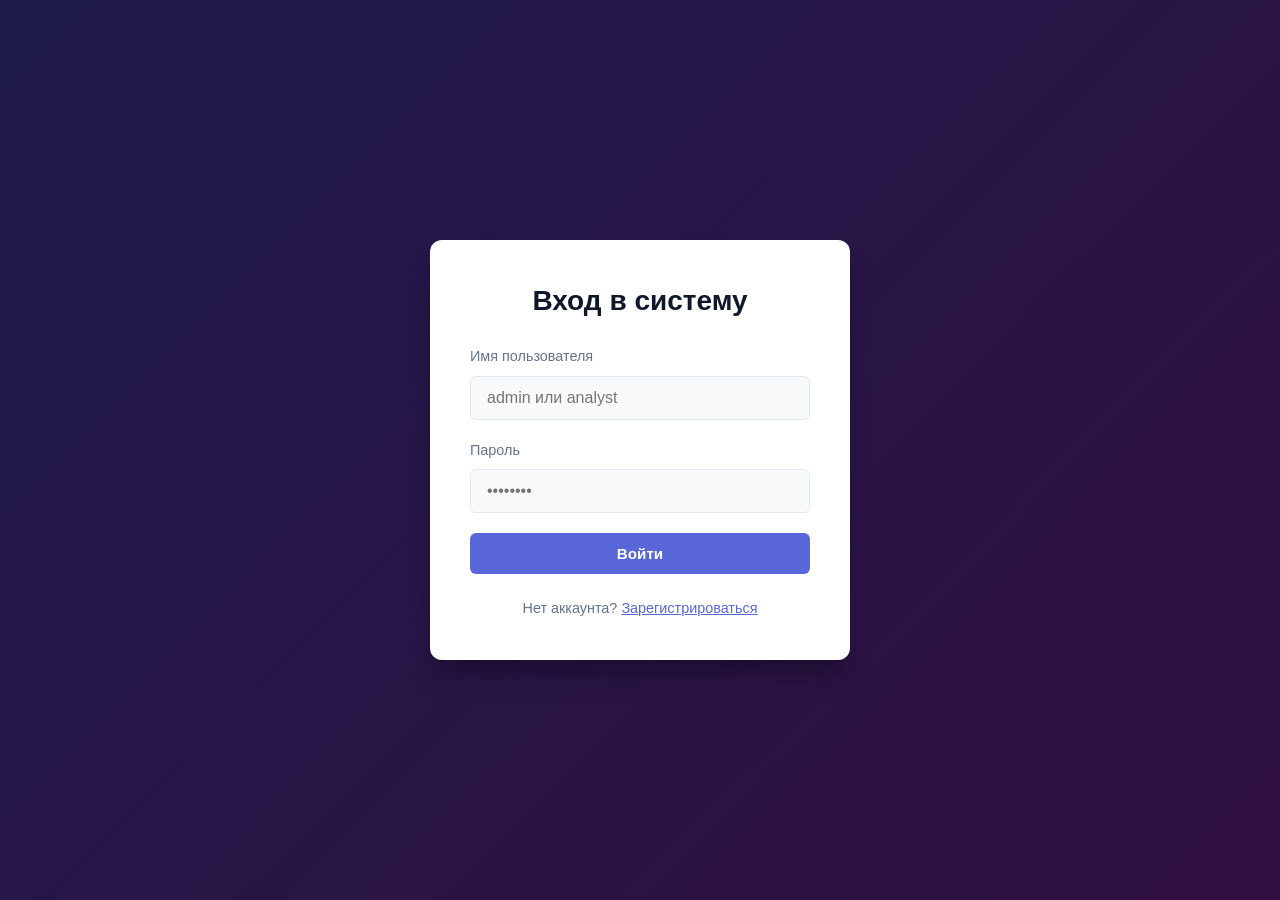
<file: frontend/pages/login.html>
<!DOCTYPE html>
<html lang="ru">
<head>
    <meta charset="UTF-8">
    <meta name="viewport" content="width=device-width, initial-scale=1.0">
    <title>Авторизация | Конструктор Отчетов</title>
    <link rel="stylesheet" href="../css/styles.css">
</head>
<body class="auth-container">

    <div class="auth-card" id="login-box">
        <h2 style="margin-bottom: 1.5rem; text-align: center; color: var(--text-primary);">Вход в систему</h2>
        <div id="auth-error" style="color: var(--danger-color); display: none; margin-bottom: 1rem; font-size: 0.9rem;"></div>
        
        <form id="login-form">
            <div class="form-group">
                <label for="username">Имя пользователя</label>
                <input type="text" id="username" class="form-control" required placeholder="admin или analyst">
            </div>
            <div class="form-group">
                <label for="password">Пароль</label>
                <input type="password" id="password" class="form-control" required placeholder="••••••••">
            </div>
            <button type="submit" class="btn btn-primary">Войти</button>
        </form>
        <p style="margin-top: 1.5rem; text-align: center; font-size: 0.9rem; color: var(--text-secondary);">
            Нет аккаунта? <a href="#" onclick="document.getElementById('login-box').style.display='none'; document.getElementById('register-box').style.display='block';" style="color: var(--primary-color);">Зарегистрироваться</a>
        </p>
    </div>

    <div class="auth-card" id="register-box" style="display: none;">
        <h2 style="margin-bottom: 1.5rem; text-align: center; color: var(--text-primary);">Регистрация</h2>
        <div id="reg-error" style="color: var(--danger-color); display: none; margin-bottom: 1rem; font-size: 0.9rem;"></div>
        <div id="reg-success" style="color: var(--success-color); display: none; margin-bottom: 1rem; font-size: 0.9rem;"></div>
        
        <form id="register-form">
            <div class="form-group">
                <label for="reg-username">Имя пользователя</label>
                <input type="text" id="reg-username" class="form-control" required>
            </div>
            <div class="form-group">
                <label for="reg-email">Email</label>
                <input type="email" id="reg-email" class="form-control" required>
            </div>
            <div class="form-group">
                <label for="reg-password">Пароль</label>
                <input type="password" id="reg-password" class="form-control" required placeholder="Минимум 6 символов">
            </div>
            <div class="form-group">
                <label for="reg-role">Выберите роль</label>
                <select id="reg-role" class="form-control" style="background: white;">
                    <option value="2">Пользователь (Аналитик / Маркетолог)</option>
                    <option value="1">Администратор (Разработчик шаблонов)</option>
                </select>
            </div>
            <button type="submit" class="btn btn-primary">Создать аккаунт</button>
        </form>
        <p style="margin-top: 1.5rem; text-align: center; font-size: 0.9rem; color: var(--text-secondary);">
            Уже есть аккаунт? <a href="#" onclick="document.getElementById('register-box').style.display='none'; document.getElementById('login-box').style.display='block';" style="color: var(--primary-color);">Войти</a>
        </p>
    </div>

    <script src="../js/api.js"></script>
    <script src="../js/auth.js"></script>
</body>
</html>
</file>
<file: frontend/css/styles.css>
/* 1. ПЕРЕМЕННЫЕ И БАЗОВЫЕ СТИЛИ (Дизайн-система) */
:root {
    --bg-main: #f8fafc;         /* Светлый фон страницы (Slate 50) */
    --bg-surface: #ffffff;      /* Фон карточек и панелей */
    --sidebar-bg: #1e293b;      /* Темный глубокий сайдбар (Slate 800) */
    
    --text-primary: #0f172a;    /* Основной текст (Slate 900) */
    --text-secondary: #64748b;  /* Второстепенный текст (Slate 500) */
    --text-muted: #94a3b8;      /* Текст в сайдбаре / подписи */
    
    --border-color: #e2e8f0;    /* Границы элементов (Slate 200) */
    --accent-color: #0b99ff;    /* Чистый синий Figma / ReportCraft акцент */
    
    --primary-color: #5a67d8;   /* Фиолетово-синий для кнопок покупки/входа */
    --primary-hover: #4c51bf;
    
    --success-color: #10b981;   /* Изумрудный зеленый для купленных вещей */
    --success-hover: #059669;
    --danger-color: #ef4444;    /* Красный для ошибок и выхода */
}

* {
    box-sizing: border-box;
    margin: 0;
    padding: 0;
    font-family: -apple-system, BlinkMacSystemFont, "Segoe UI", Roboto, "Helvetica Neue", Arial, sans-serif;
}

body {
    background-color: var(--bg-main);
    color: var(--text-primary);
    line-height: 1.5;
    -webkit-font-smoothing: antialiased;
}

/* 2. ОБЩАЯ РАЗМЕТКА ИНТЕРФЕЙСА (Layout) */
.dashboard-layout {
    display: flex;
    height: 100vh;
    width: 100vw;
    overflow: hidden;
}

.main-content {
    flex: 1;
    overflow-y: auto;
    padding: 2.5rem;
    background-color: var(--bg-main);
}

/* Элементы Сайдбара */
.sidebar .nav-item {
    display: flex;
    align-items: center;
    gap: 12px;
    padding: 0.75rem 1rem;
    color: var(--text-muted);
    text-decoration: none;
    font-size: 0.95rem;
    font-weight: 500;
    border-radius: 6px;
    transition: all 0.2s ease;
}

.sidebar .nav-item:hover {
    background: rgba(255, 255, 255, 0.05);
    color: #ffffff;
}

.sidebar .nav-item.active {
    background: rgba(255, 255, 255, 0.1) !important;
    color: #ffffff !important;
    font-weight: 600;
}

/* 3. КНОПКИ (Компоненты) */
.btn {
    display: inline-flex;
    align-items: center;
    justify-content: center;
    padding: 0.75rem 1.5rem;
    font-size: 0.95rem;
    font-weight: 600;
    border-radius: 6px;
    border: none;
    cursor: pointer;
    text-align: center;
    transition: all 0.2s cubic-bezier(0.4, 0, 0.2, 1);
    width: 100%;
}

/* Основная кнопка (Вход, Регистрация, Купить) */
.btn-primary {
    background-color: var(--primary-color) !important;
    color: #ffffff !important;
}

.btn-primary:hover:not(:disabled) {
    background-color: var(--primary-hover) !important;
    transform: translateY(-1px);
    box-shadow: 0 4px 12px rgba(90, 103, 216, 0.25);
}

/* Кнопка успеха (Открыть отчет, Сгенерировать) */
.btn-success {
    background-color: var(--success-color) !important;
    color: #ffffff !important;
}

.btn-success:hover:not(:disabled) {
    background-color: var(--success-hover) !important;
    transform: translateY(-1px);
    box-shadow: 0 4px 12px rgba(16, 185, 129, 0.25);
}

/* Состояние загрузки / блокировки */
.btn:disabled {
    background-color: var(--border-color) !important;
    color: var(--text-secondary) !important;
    cursor: not-allowed !important;
    transform: none !important;
    box-shadow: none !important;
}

/* 4. КАТАЛОГ И КАРТОЧКИ ШАБЛОНОВ (ReportCraft Модуль) */
.catalog-grid {
    display: grid;
    grid-template-columns: repeat(auto-fill, minmax(300px, 1fr));
    gap: 1.5rem;
    width: 100%;
}

.template-card {
    background: var(--bg-surface);
    border: 1px solid var(--border-color);
    border-radius: 10px;
    padding: 1.5rem;
    display: flex;
    flex-direction: column;
    justify-content: space-between;
    box-shadow: 0 1px 3px rgba(15, 23, 42, 0.03);
    transition: transform 0.2s ease, box-shadow 0.2s ease;
}

.template-card:hover {
    transform: translateY(-4px);
    box-shadow: 0 10px 20px rgba(15, 23, 42, 0.08);
}

/* Шапка карточки */
.template-card .card-header {
    margin-bottom: 1.5rem;
}

.template-card .template-title {
    font-size: 1.2rem;
    font-weight: 700;
    color: var(--text-primary);
    margin-bottom: 0.5rem;
    line-height: 1.4;
}

.template-card .template-desc {
    font-size: 0.9rem;
    color: var(--text-secondary);
    line-height: 1.5;
}

/* Подвал карточки */
.template-card .card-footer {
    display: flex;
    align-items: center;
    justify-content: space-between;
    gap: 1rem;
    margin-top: auto; 
    padding-top: 1.25rem;
    border-top: 1px solid var(--border-color);
}

.template-card .price-tag {
    flex-shrink: 0;
}

.template-card .price-val {
    font-size: 1.3rem;
    font-weight: 800;
    color: var(--text-primary);
}

/* Пейджи и статусы */
.template-card .badge-free {
    display: inline-block;
    padding: 0.35rem 0.6 rem;
    background-color: #ecfdf5;
    color: var(--success-color);
    font-size: 0.75rem;
    font-weight: 700;
    border-radius: 4px;
    text-transform: uppercase;
    letter-spacing: 0.05em;
}

.template-card .action-block {
    flex-grow: 1;
}

/* Статусы состояний загрузки */
.loading, .empty-state, .error-state {
    grid-column: 1 / -1;
    text-align: center;
    padding: 3rem;
    color: var(--text-secondary);
    font-size: 1rem;
}

/* 5. ФОРМЫ АВТОРИЗАЦИИ (Вход / Регистрация) */
.auth-container {
    display: flex;
    justify-content: center;
    align-items: center;
    height: 100vh;
    width: 100vw;
    background: linear-gradient(135deg, #1e1b4b 0%, #311042 100%);
}

.auth-card {
    background: var(--bg-surface);
    padding: 2.5rem;
    border-radius: 12px;
    box-shadow: 0 20px 25px -5px rgba(0, 0, 0, 0.3);
    width: 100%;
    max-width: 420px;
}

.auth-card h2 {
    font-size: 1.75rem;
    font-weight: 700;
    margin-bottom: 1.5rem;
    color: var(--text-primary);
    text-align: center;
}

.form-group {
    margin-bottom: 1.25rem;
}

.form-group label {
    display: block;
    margin-bottom: 0.5rem;
    font-weight: 500;
    font-size: 0.9rem;
    color: var(--text-secondary);
}

.form-control {
    width: 100%;
    padding: 0.75rem 1rem;
    border: 1px solid var(--border-color);
    border-radius: 6px;
    font-size: 1rem;
    outline: none;
    background-color: #f8fafc;
    transition: all 0.2s ease;
}

.form-control:focus {
    border-color: var(--accent-color);
    background-color: #ffffff;
    box-shadow: 0 0 0 3px rgba(11, 153, 255, 0.15);
}

/* Блоки ошибок под формами */
#auth-error, #reg-error {
    background-color: #fef2f2;
    color: var(--danger-color);
    border: 1px solid #fee2e2;
    padding: 0.75rem;
    border-radius: 6px;
    font-size: 0.9rem;
    margin-bottom: 1.25rem;
    display: none;
}

#reg-success {
    background-color: #ecfdf5;
    color: var(--success-color);
    border: 1px solid #d1fae5;
    padding: 0.75rem;
    border-radius: 6px;
    font-size: 0.9rem;
    margin-bottom: 1.25rem;
    display: none;
}

/* 6. РЕЖИМ ПРЕЗЕНТАЦИИ И КОНСТРУКТОР (Управление Слоями) */
.layer-item.active {
    background-color: #e2e8f0 !important;
    border-left: 3px solid var(--accent-color) !important;
}
.layer-item.active .layer-name-span {
    color: #0f172a !important;
    font-weight: 600 !important;
}
.layer-item:hover {
    background-color: #f1f5f9;
}

/* 7. ГЛОБАЛЬНЫЙ ИЗОЛИРОВАННЫЙ РЕЖИМ ПРОСМОТРА (Презентация) */
body.presentation-active {
    background-color: #1a1a1a !important;
    overflow: hidden !important;
    margin: 0 !important;
    padding: 0 !important;
}

/* Скрываем только панели управления, но ОСТАВЛЯЕМ футер с подсказками */
body.presentation-active .toolbar,
body.presentation-active .sidebar,
body.presentation-active .properties-panel,
body.presentation-active .right-properties-panel,
body.presentation-active .navbar,
body.presentation-active #layers-tree-container,
body.presentation-active #editor-left-sidebar,
body.presentation-active #editor-right-sidebar,
body.presentation-active .editor-bottom-footer {
    display: none !important;
}

/* Стилизация панели подсказок под темную тему презентации */
body.presentation-active div#constructor-zoom-footer,
body.presentation-active #constructor-zoom-footer[style] {
    display: flex !important;
    visibility: visible !important;
    opacity: 1 !important;
    position: fixed !important;
    bottom: 16px !important;
    left: 50% !important;
    transform: translateX(-50%) !important;
    background: rgba(15, 23, 42, 0.9) !important; 
    backdrop-filter: blur(8px) !important;
    border: 1px solid #334155 !important;
    border-radius: 30px !important;
    padding: 6px 20px !important;
    color: #94a3b8 !important;
    z-index: 999999 !important;
    box-sizing: border-box !important;
    width: auto !important;
    height: auto !important;
    box-shadow: 0 10px 25px -5px rgba(0, 0, 0, 0.7) !important;
}
body.presentation-active #constructor-zoom-footer span,
body.presentation-active #constructor-zoom-footer div,
body.presentation-active #constructor-zoom-footer kbd {
    display: inline-block !important;
    visibility: visible !important;
    opacity: 1 !important;
}

/* Исключаем кнопку удаления из подсказок презентации (так как редактировать нельзя) */
body.presentation-active #constructor-zoom-footer #zoom-footer-hints {
    color: #cbd5e1 !important;
}

/* Настройка контраста элементов внутри подсказки на темном фоне */
body.presentation-active #constructor-zoom-footer kbd {
    background: #334155 !important;
    color: #f8fafc !important;
    border-color: #475569 !important;
}

body.presentation-active #constructor-zoom-footer b {
    color: #38bdf8 !important; /* Подсвечиваем текущий масштаб голубым */
}

/* Контейнеры разметки */
body.presentation-active .figma-editor-container,
body.presentation-active #editor-main-container {
    display: block !important;
    width: 100vw !important;
    height: 100vh !important;
    position: fixed !important;
    top: 0 !important;
    left: 0 !important;
    z-index: 99999 !important;
    background: #1a1a1a !important;
}

/* Область просмотра */
body.presentation-active .viewport {
    width: 100vw !important;
    height: 100vh !important;
    left: 0 !important;
    top: 0 !important;
    padding: 0 !important;
    margin: 0 !important;
    background: #1a1a1a !important;
    background-image: none !important;
    overflow: hidden !important;
}

/* Холст */
body.presentation-active #canvas-blueprint,
body.presentation-active .blueprint-canvas {
    display: block !important;
    width: 100% !important;
    height: 100% !important;
    margin: 0 !important;
    padding: 0 !important;
    background: transparent !important;
}

/* Лист отчета */
body.presentation-active .canvas-sheet {
    display: block !important;
    visibility: visible !important;
    opacity: 1 !important;
    box-shadow: 0 20px 50px rgba(0, 0, 0, 0.6) !important;
    background: #ffffff !important; 
    border: 1px solid #2e2e2e !important;
    border-radius: 4px !important;
}

body.presentation-active .canvas-sheet * {
    visibility: visible !important;
}

body.presentation-active .canvas-sheet .widget,
body.presentation-active .canvas-sheet [id*="widget"] {
    display: block !important;
}

/* ИДЕАЛЬНАЯ СИНХРОНИЗАЦИЯ ПОДСКАЗОК ДЛЯ ИСКЛЮЧЕНИЯ МЕРЦАНИЯ */

/* 1. ОБЫЧНЫЙ РЕЖИМ КОНСТРУКТОРА */
#constructor-zoom-footer .presentation-only-hints {
    display: none !important;
}

/* 2. РЕЖИМ ПРЕЗЕНТАЦИИ */
/* Прячем старый span, который дергается из-за JS */
body.presentation-active #zoom-footer-separator,
body.presentation-active #zoom-footer-hints {
    display: none !important;
    visibility: hidden !important;
}

/* Включаем защищенный дубликат */
body.presentation-active #constructor-zoom-footer .presentation-only-hints {
    display: inline-block !important;
    visibility: visible !important;
    opacity: 1 !important;
    color: #cbd5e1 !important; /* Цвет текста один в один как в конструкторе */
    font-size: 12px !important; /* Синхронизируем размер шрифта */
}

/* Оформление кнопок внутри новой подсказки (копия стилей конструктора) */
body.presentation-active #constructor-zoom-footer .presentation-only-hints kbd {
    background: #334155 !important;
    color: #f8fafc !important;
    border: 1px solid #475569 !important;
    padding: 2px 6px !important;
    border-radius: 4px !important;
    font-family: monospace !important;
    font-size: 11px !important;
    margin: 0 2px !important;
    display: inline-block !important;
}

/* Контейнер-капсула в режиме презентации */
body.presentation-active div#constructor-zoom-footer,
body.presentation-active #constructor-zoom-footer[style] {
    display: flex !important;
    visibility: visible !important;
    opacity: 1 !important;
    position: fixed !important;
    bottom: 16px !important;
    left: 50% !important;
    transform: translateX(-50%) !important;
    background: rgba(15, 23, 42, 0.95) !important;
    backdrop-filter: blur(10px) !important;
    border: 1px solid #334155 !important;
    border-radius: 30px !important;
    padding: 6px 20px !important;
    z-index: 999999 !important;
    box-shadow: 0 10px 25px -5px rgba(0, 0, 0, 0.7) !important;
    width: auto !important;
    height: auto !important;
    align-items: center !important;
    gap: 12px !important;
}

/* 8. УПРАВЛЕНИЕ КАТАЛОГОМ (Только для Администратора) */
.template-card {
    position: relative; /* Чтобы можно было позиционировать кнопку удаления в углу */
}

/* Кнопка удаления шаблона */
.btn-delete-template {
    position: absolute;
    top: 12px;
    right: 12px;
    width: 28px;
    height: 28px;
    display: flex;
    align-items: center;
    justify-content: center;
    background: rgba(239, 68, 68, 0.1); /* Легкий прозрачный красный */
    color: #ef4444;
    border: 1px solid rgba(239, 68, 68, 0.2);
    border-radius: 6px;
    cursor: pointer;
    font-size: 13px;
    transition: all 0.2s ease;
    z-index: 10;
}

.btn-delete-template:hover {
    background: #ef4444 !important; /* Насыщенный красный при наведении */
    color: #ffffff !important;
    box-shadow: 0 4px 12px rgba(239, 68, 68, 0.25);
    transform: translateY(-1px);
}

/*  9. СТИЛИ ДЛЯ ГЛАВНОЙ СТРАНИЦЫ (Landing Page) */
body.landing-page {
    background-color: var(--bg-main);
    min-height: 100vh;
    display: flex;
    flex-direction: column;
}

/* Навигация лендинга */
.navbar-landing {
    display: flex;
    align-items: center;
    justify-content: space-between;
    padding: 1.25rem 2.5rem;
    background-color: var(--bg-surface);
    border-bottom: 1px solid var(--border-color);
    position: sticky;
    top: 0;
    z-index: 1000;
    box-shadow: 0 1px 3px rgba(15, 23, 42, 0.03);
}

.navbar-landing .brand {
    font-size: 1.25rem;
    font-weight: 800;
    color: var(--text-primary);
    letter-spacing: -0.025em;
    display: flex;
    align-items: center;
    gap: 8px;
}

.navbar-landing .brand i {
    color: var(--accent-color);
}

.navbar-landing .nav-actions {
    display: flex;
    align-items: center;
    gap: 2rem;
}

.navbar-landing .nav-item-link {
    color: var(--text-secondary);
    text-decoration: none;
    font-size: 0.95rem;
    font-weight: 500;
    transition: color 0.2s ease;
}

.navbar-landing .nav-item-link:hover {
    color: var(--text-primary);
}

.navbar-landing .btn-nav {
    width: auto;
    padding: 0.6rem 1.2rem;
    text-decoration: none;
}

/* Секция Hero */
.landing-main {
    flex: 1;
}

.hero-container {
    max-width: 1200px;
    margin: 0 auto;
    padding: 6rem 2rem;
    text-align: center;
    display: flex;
    flex-direction: column;
    align-items: center;
    justify-content: center;
}

.hero-title {
    font-size: 3.5rem;
    font-weight: 800;
    color: var(--text-primary);
    line-height: 1.15;
    letter-spacing: -0.04em;
    margin-bottom: 1.5rem;
}

.hero-title .accent-text {
    color: var(--accent-color);
}

.hero-subtitle {
    font-size: 1.25rem;
    color: var(--text-secondary);
    max-width: 600px;
    margin-bottom: 2.5rem;
    line-height: 1.6;
}

.hero-action-wrapper {
    max-width: 240px;
    width: 100%;
}

.hero-action-wrapper .btn {
    text-decoration: none;
    padding: 0.85rem 2rem;
    box-shadow: 0 4px 12px rgba(90, 103, 216, 0.2);
}

/* Секция О проекте */
.about-section {
    background-color: var(--bg-surface);
    border-top: 1px solid var(--border-color);
    padding: 5rem 2rem;
}

.about-section .section-container {
    max-width: 1200px;
    margin: 0 auto;
}

.about-section .section-title {
    text-align: center;
    font-size: 2rem;
    font-weight: 800;
    color: var(--text-primary);
    margin-bottom: 3.5rem;
    letter-spacing: -0.03em;
}

/* Модификации карточек преимуществ */
.feature-card-landing {
    min-height: 260px;
    justify-content: flex-start !important;
}

.feature-card-landing .card-header {
    margin-bottom: 0 !important;
}

/* Кастомные плашки для иконок */
.feature-icon {
    width: 48px;
    height: 48px;
    border-radius: 8px;
    display: flex;
    align-items: center;
    justify-content: center;
    font-size: 1.5rem;
    margin-bottom: 1.25rem;
}

.icon-blue {
    background: rgba(11, 153, 255, 0.1);
    color: var(--accent-color);
}

.icon-green {
    background: rgba(16, 185, 129, 0.1);
    color: var(--success-color);
}

.icon-purple {
    background: rgba(90, 103, 216, 0.1);
    color: var(--primary-color);
}

/* Подвал лендинга */
.landing-footer {
    background-color: var(--sidebar-bg);
    color: var(--text-muted);
    padding: 2rem;
    text-align: center;
    font-size: 0.85rem;
    border-top: 1px solid rgba(255, 255, 255, 0.05);
    margin-top: auto;
}
</file>
